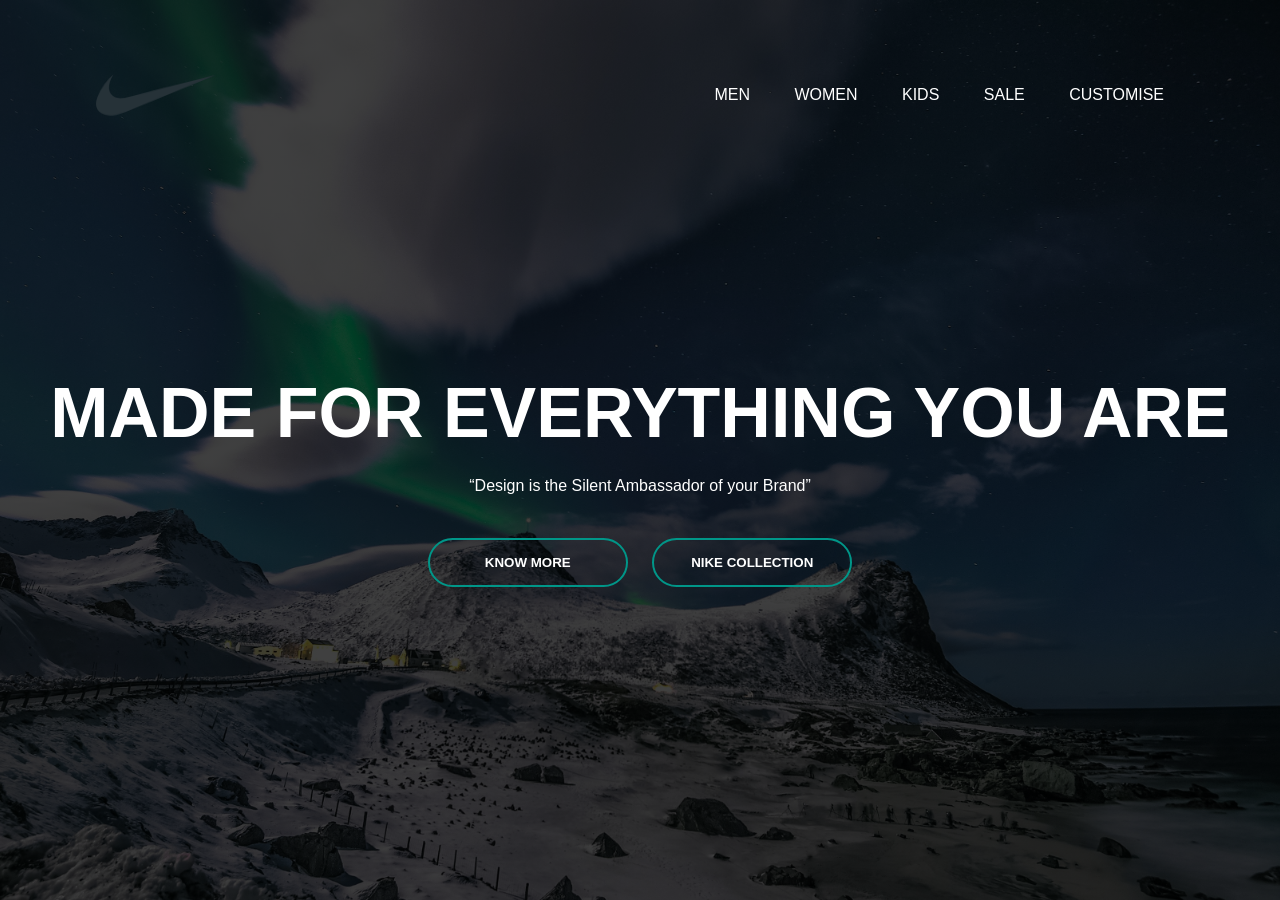
<file: index.html>
<!DOCTYPE html>
<html lang="en">

<head>
    <meta charset="UTF-8">
    <meta http-equiv="X-UA-Compatible" content="IE=edge">
    <meta name="viewport" content="width=device-width, initial-scale=1.0">
    <link rel="stylesheet" href="style.css">
    <title>House Design Webpage</title>
</head>

<body>
    <div class="banner">
        <div class="navbar">
            <img src="nike.png" class="logo">
            <ul>
                <li><a href="#">Men</a></li>
                <li><a href="#">Women</a></li>
                <li><a href="#">Kids</a></li>
                <li><a href="#">Sale</a></li>
                <li><a href="#">Customise</a></li>
            </ul>
        </div>

        <div class="content">
            <h1>MADE FOR EVERYTHING YOU ARE</h1>
            <p><q>Design is the Silent Ambassador of your Brand</q></p>
            <div>
                <button type="button"> <span></span> KNOW MORE</button>
                <a href="nikecollection/"
                    target="_blank"><button type="button"> <span></span> NIKE COLLECTION</button></a>
            </div>
        </div>

    </div>
</body>
</file>
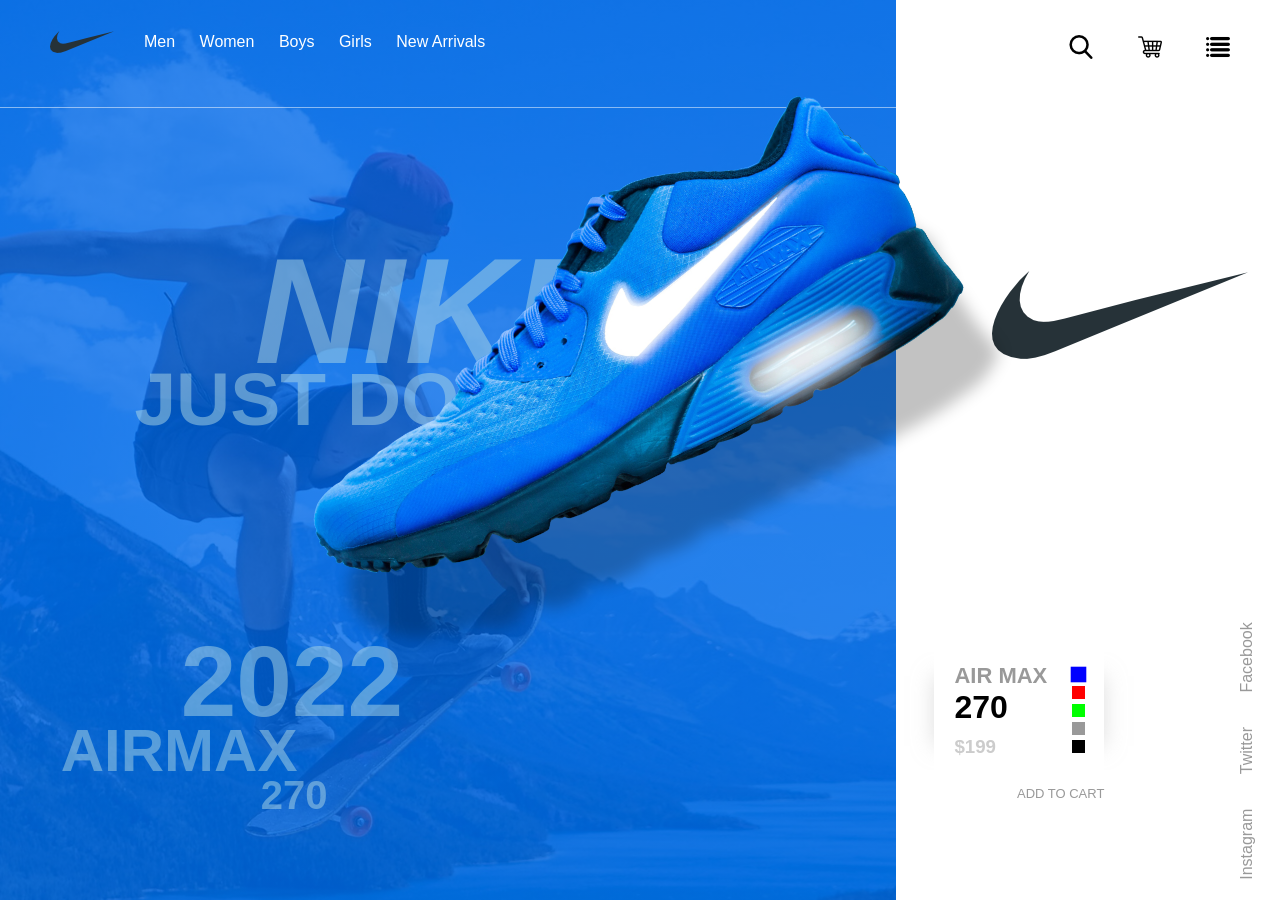
<file: nikecollection/index.html>
<!DOCTYPE html>
<html lang="en">
<head>
    <meta charset="UTF-8">
    <meta http-equiv="X-UA-Compatible" content="IE=edge">
    <meta name="viewport" content="width=device-width, initial-scale=1.0">
    <link rel="stylesheet" href="style.css">
    <title>Nike Collection</title>
</head>
<body>
    <div class="hero">
        <div class="nav-bar">
            <div class="navbar-left">
                <div class="navbar-inner">
                    <img src="nike.png">
                    <ul>
                        <li><a href="#">Men</a></li>
                        <li><a href="#">Women</a></li>
                        <li><a href="#">Boys</a></li>
                        <li><a href="#">Girls</a></li>
                        <li><a href="#">New Arrivals</a></li>
                    </ul>
                </div>
            </div>
            <div class="navbar-right">
                <ul>
                    <li><a href="#"><img src="search.png"></a></li>
                    <li><a href="#"><img src="cart.png"></a></li>
                    <li><a href="#"><img src="menu.png"></a></li>
                </ul>
            </div>
        </div>
        <div class="content">
            <div class="content-left">
                <div class="upper-text">
                    <h1>NIKE</h1>
                    <h2>JUST DO IT</h2>
                </div>
                <div class="bottom-text">
                    <h1>2022</h1>
                    <h2>AIRMAX</h2>
                    <h3>270</h3>
                </div>
                <img src="shoe.png">
            </div>
            <div class="content-right">
                <img src="logo-big.png">
                <div class="product-details">
                    <div class="price-box">
                        <div class="price">
                            <h2>AIR MAX</h2>
                            <h1>270</h1>
                            <h3>$199</h3>
                        </div>
                        <div class="varient">
                            <div></div>
                            <div></div>
                            <div></div>
                            <div></div>
                            <div></div>
                        </div>
                    </div>
                    <p>ADD TO CART</p>
                </div>
                <div class="social-links">
                    <ul>
                        <li><a href="#">Instagram</a></li>
                        <li><a href="#">Twitter</a></li>
                        <li><a href="#">Facebook</a></li>
                    </ul>
                </div>
            </div>
        </div>
    </div>
</body>
</html>
</file>
<file: style.css>
*{
    margin: 0;
    padding: 0;
    font-family: sans-serif;
}
.banner{
    width: 100%;
    height: 100vh;
    background-image: linear-gradient(rgba(0,0,0,0.75),rgba(0,0,0,0.75)),url(background.jpg);
    background-size: cover;
    background-position: center;
}
.navbar{
    width: 85%;
    margin: auto;
    padding: 35px 0;
    display: flex;
    align-items: center;
    justify-content: space-between;
}
.logo{
    width: 120px;
    cursor: pointer;
}
.navbar ul li{
    list-style: none;
    display: inline-block;
    margin: 0 20px;
    position: relative;
}
.navbar ul li a{
    text-decoration: none;
    color: #fff;
    text-transform: uppercase;
}
.navbar ul li::after{
    content: '';
    height: 3px;
    width: 0;
    background: #009688;
    position: absolute;
    left: 0;
    bottom: -10px;
    transition: 0.5s;
}
.navbar ul li:hover::after{
    width: 100%;
}
.content{
    width: 100%;
    position: absolute;
    top: 50%;
    transform: translateY(-50%);
    text-align: center;
    color: #fff;
}
.content h1{
    font-size: 70px;
    margin-top: 80px;
   
}
.content p{
    margin: 20px auto;
    font-weight: 100;
    line-height: 25px;
}
button{
    width: 200px;
    padding: 15px 0;
    text-align: center;
    margin: 20px 10px;
    border-radius: 25px;
    font-weight: bold;
    border: 2px solid #009688;
    background: transparent;
    color: white;
    cursor: pointer;
    position: relative;
    overflow: hidden;
}
span{
    background: #009688;
    height: 100%;
    width: 0;
    border-radius: 25px;
    position: absolute;
    left: 0;
    bottom: 0;
    z-index: -1;
    transition: 0.5s;
}
button:hover span{
    width: 100%;
}
button:hover{
    border: none;
}
</file>
<file: nikecollection/style.css>
*{
   padding: 0;
   margin: 0;
}
.hero{
    height: 100vh;
    background-image: linear-gradient(rgba(0,105,233,0.8),rgba(0,105,233,0.8)),url(background.jpg);
    background-position: center;
    background-size: cover;
    font-family: sans-serif;
}
.nav-bar{
    display: flex;
    height: 12%;
}
.navbar-left{
    flex-basis: 70%;
    border-bottom: 1px solid rgba(255,255,255,0.5);
}
.navbar-inner{
    display: flex;
    align-items: center;
    padding: 10px 50px 10px 50px;
}
.navbar-inner ul{
    margin-left: 20px;
    z-index: 2;
}
.navbar-inner ul li{
    margin: 0 10px;
    display: inline-block; 
}
.navbar-inner ul li a{
    text-decoration: none;
    color: white;
}
.navbar-right{
    flex-basis: 30%;
    background: #fff;
}
.navbar-right ul{
    float: right;
    padding: 35px 50px 10px 50px;
}
.navbar-right ul li{
    display: inline-block;
    list-style: none;
    margin-left: 40px;
}
.content{
    display: flex;
    height: 88%;
}
.content-left{
    flex-basis: 70%;
    position: relative;
}
.content-right{
    flex-basis: 30%;
    position: relative;
    background: white;
}
.upper-text{
    left: 15%;
    top: 20%;
    position: absolute;
    color: lightblue;
    opacity: 0.5;
}
.upper-text h1{
    font-size: 150px;
    margin-left: 120px;
    line-height: 90px;
    font-style: italic;
}
.upper-text h2{
    font-size: 75px;
}
.bottom-text{
    right: 55%;
    bottom: 12%;
    position: absolute;
    color: lightblue;
    opacity: 0.5;
}
.bottom-text h1{
    font-size: 100px;
    margin-left: 120px;
    line-height: 70px;
}
.bottom-text h2{
    font-size: 60px;
}
.bottom-text h3{
    font-size: 40px;
    margin-left: 200px;
    line-height: 20px;
}
.content-left img{
    top: -10%;
    right: -15%;
    position: absolute;
    z-index: 1;
}
.content-right img{
    top: 10%;
    left: 25%;
    position: absolute;
}
.product-details{
    bottom: 10%;
    left: 10%;
    position: absolute;
    margin-bottom: 20px;
}
.price-box{
    display: flex;
    width: 170px;
    height: 150px;
    align-items: center;
    box-shadow: -40px 0 20px -40px rgba(189, 189, 189, 0.5),40px 0 20px -40px 
    rgba(189, 189, 189, 0.5);
}
.price{
    flex-basis: 70%;
}
.price h2{
    margin-left: 20px;
    color: #999;
    font-size: 22px;
}
.price h1{
    margin-left: 20px;
    margin-bottom: 10px;
}
.price h3{
    margin-left: 20px;
   color: #ccc;
}
.varient{
    flex-basis: 30%;
    text-align: center;
}
.varient div{
    width: 13px;
    height: 13px;
    margin: 5px auto;
}
.varient div:nth-child(1){
    background-color: blue;
    transform: scale(1.2);
}
.varient div:nth-child(2){
    background-color: red;
}
.varient div:nth-child(3){
    background-color: lime;
}
.varient div:nth-child(4){
    background-color: #999;
}
.varient div:nth-child(5){
    background-color: black;
}
.product-details p{
    text-align: right;
    color: #999;
    font-size: 13px;
}
.social-links{
    bottom: 120px;
    right: -110px;
    position: absolute;
    transform: rotate(-90deg);
}
.social-links ul li{
    list-style: none;
    margin: 20px 15px;
    display: inline-block;
}
.social-links ul li a{
    text-decoration: none;
    color: #999;
}
</file>
